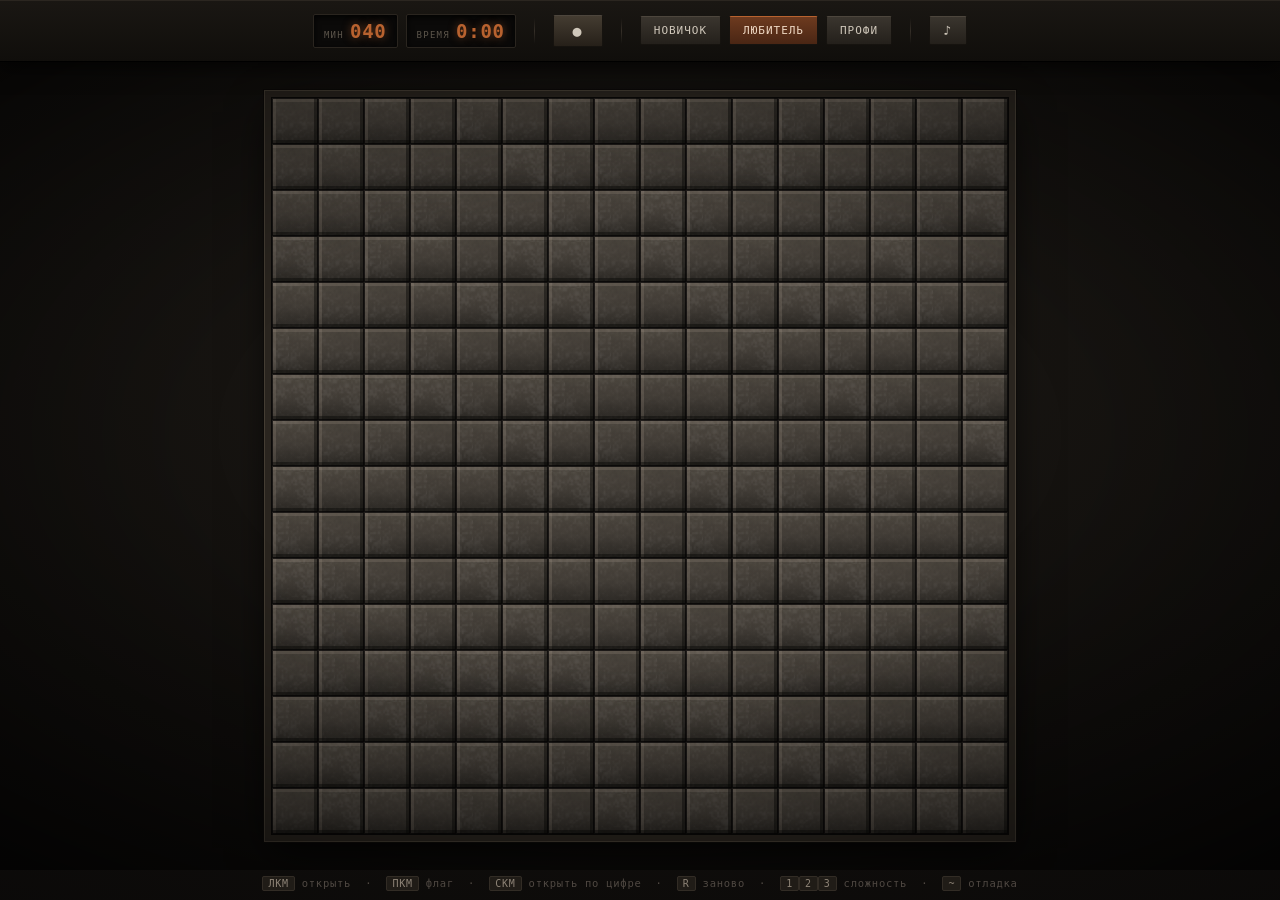
<file: index.html>
<!DOCTYPE html>
<html lang="ru">
<head>
<meta charset="utf-8">
<meta name="viewport" content="width=device-width, initial-scale=1">
<title>Сапёр · Деструкция</title>
<link rel="stylesheet" href="css/style.css">
</head>
<body>

<!-- ===================== HUD ===================== -->
<div id="hud">
  <div class="hud-group">
    <div class="counter">
      <span class="label">мин</span>
      <span class="value" id="mines-value">000</span>
    </div>
    <div class="counter">
      <span class="label">время</span>
      <span class="value" id="time-value">0:00</span>
    </div>
  </div>

  <div class="hud-sep"></div>

  <div class="hud-group">
    <button id="restart" title="Новая партия (R)">&#9679;</button>
  </div>

  <div class="hud-sep"></div>

  <div class="hud-group" id="difficulty">
    <button data-preset="beginner"     title="9 x 9, 10 мин (1)">Новичок</button>
    <button data-preset="intermediate" title="16 x 16, 40 мин (2)">Любитель</button>
    <button data-preset="expert"       title="30 x 16, 99 мин (3)">Профи</button>
  </div>

  <div class="hud-sep"></div>

  <div class="hud-group">
    <button id="mute" class="icon-btn" title="Звук (M)">&#9834;</button>
  </div>
</div>

<!-- ===================== Сцена ===================== -->
<div id="stage">
  <div id="shaker">
    <div id="field">
      <!--
        Четыре слоя, снизу вверх:
          bg      — процедурный бетон и сетка. Перерисовывается по dirty-флагу.
          damage  — копоть, трещины, дыры. НЕ чистится: разрушения накапливаются.
          main    — плитки, цифры, флаги, осколки. Чистится каждый кадр.
          fx      — огонь, искры, свет, ударная волна. Аддитивный (mix-blend-mode).
        Первый слой несёт класс base и задаёт габариты контейнера.
      -->
      <canvas id="layer-bg"     class="base"></canvas>
      <canvas id="layer-damage"></canvas>
      <canvas id="layer-main"></canvas>
      <canvas id="layer-fx"></canvas>
    </div>
  </div>

  <div id="overlays">
    <div id="vignette"></div>
    <div id="flash"></div>
  </div>

  <div id="endcard">
    <div class="endcard-inner">
      <h2 id="end-title">—</h2>
      <div id="end-stats"></div>
      <button id="end-again">Ещё раз</button>
    </div>
  </div>
</div>

<div id="hint">
  <kbd>ЛКМ</kbd> открыть &nbsp;·&nbsp;
  <kbd>ПКМ</kbd> флаг &nbsp;·&nbsp;
  <kbd>СКМ</kbd> открыть по цифре &nbsp;·&nbsp;
  <kbd>R</kbd> заново &nbsp;·&nbsp;
  <kbd>1</kbd><kbd>2</kbd><kbd>3</kbd> сложность &nbsp;·&nbsp;
  <kbd>~</kbd> отладка
</div>

<!-- ===================== Dev-панель ===================== -->
<div id="devpanel">
  <h4>отладка</h4>
  <div class="row"><span>FPS</span><span id="dev-fps">—</span></div>
  <div class="row"><span>кадр</span><span id="dev-frame">—</span></div>
  <div class="row"><span>частиц</span><span id="dev-particles">—</span></div>
  <div class="row"><span>осколков</span><span id="dev-debris">—</span></div>
  <div class="row"><span>огня</span><span id="dev-fire">—</span></div>
  <div class="row"><span>качество</span><span id="dev-quality">—</span></div>
  <div class="dev-actions">
    <button id="dev-boom">Взорвать случайную мину</button>
    <button id="dev-boom-all">Взорвать всё</button>
    <button id="dev-reveal">Открыть поле</button>
  </div>
</div>

<!--
  Классические скрипты вместо ES-модулей: страница должна открываться
  двойным кликом с file://, где модули блокируются политикой CORS.
  Порядок загрузки = порядок зависимостей.
-->
<script src="js/util.js"></script>
<script src="js/board.js"></script>
<script src="js/audio.js"></script>
<script src="js/particles.js"></script>
<script src="js/debris.js"></script>
<script src="js/cracks.js"></script>
<script src="js/fire.js"></script>
<script src="js/effects.js"></script>
<script src="js/render.js"></script>
<script src="js/game.js"></script>

</body>
</html>
</file>
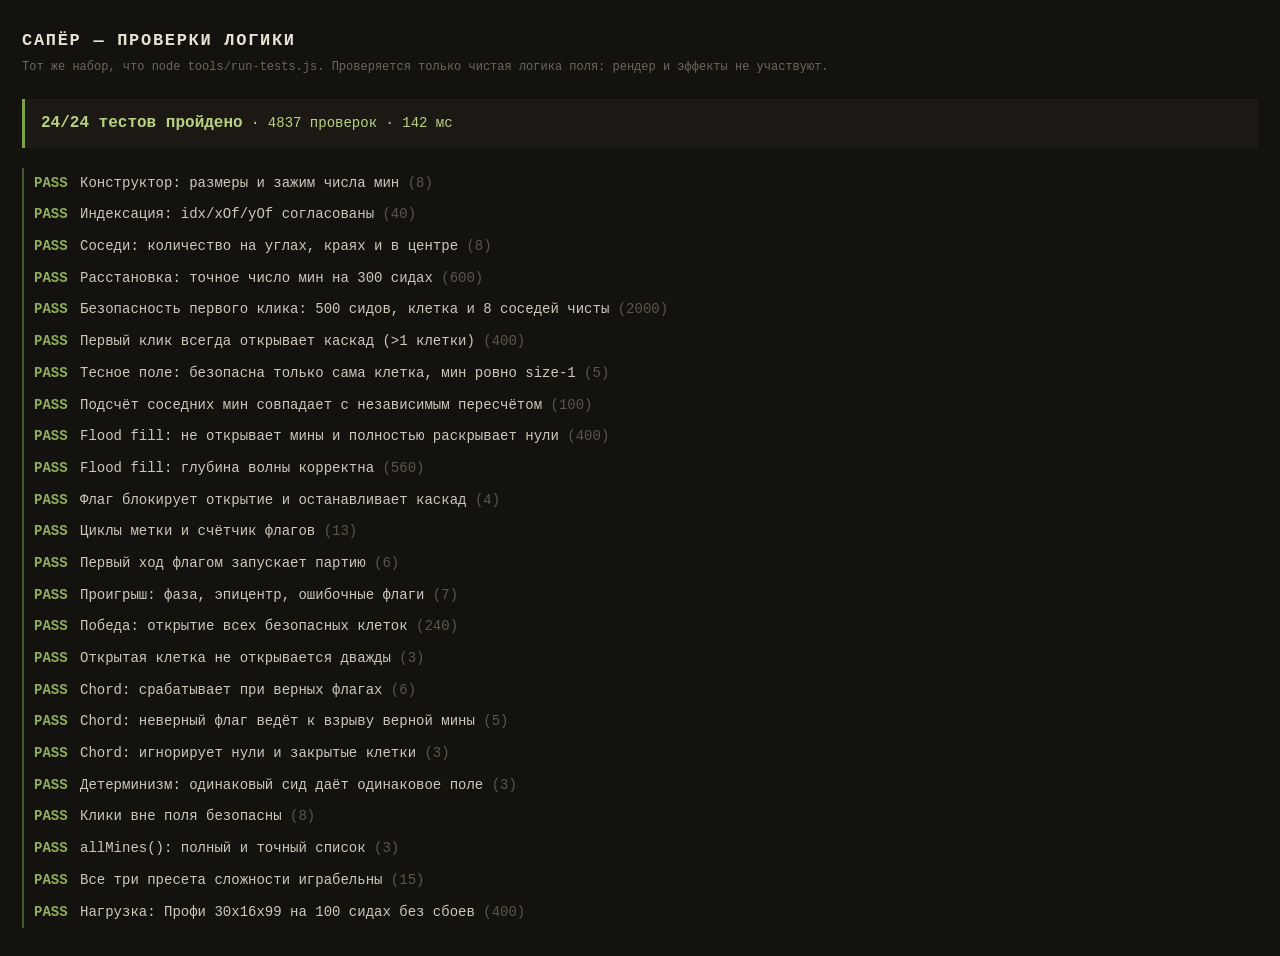
<file: tests.html>
<!DOCTYPE html>
<html lang="ru">
<head>
<meta charset="utf-8">
<title>Сапёр — проверки логики</title>
<style>
  :root { color-scheme: dark; }
  body {
    margin: 0; padding: 28px 22px;
    background: #14120f;
    color: #cfc7ba;
    font: 14px/1.55 "Consolas", "Cascadia Mono", ui-monospace, monospace;
  }
  h1 { font-size: 17px; letter-spacing: .1em; text-transform: uppercase; margin: 0 0 4px; color: #e8e0d2; }
  .sub { color: #6f665a; margin-bottom: 22px; font-size: 12px; }
  #summary { padding: 12px 16px; border-left: 3px solid; margin-bottom: 20px; background: #1c1915; }
  #summary.pass { border-color: #7ea04d; color: #b7d283; }
  #summary.fail { border-color: #c0392b; color: #e88b7d; }
  #summary b { font-size: 16px; }
  ol { margin: 0; padding: 0; list-style: none; }
  li { padding: 5px 0 5px 10px; border-left: 2px solid #2a2620; }
  li.pass { border-color: #46552c; }
  li.fail { border-color: #c0392b; background: #241a18; }
  .tag { display: inline-block; width: 46px; font-weight: bold; }
  .pass .tag { color: #8fae5c; }
  .fail .tag { color: #d6584a; }
  .n { color: #5c554b; }
  .err { color: #e8a196; margin: 3px 0 0 56px; font-size: 13px; }
  a { color: #8a9a6b; }
</style>
</head>
<body>
  <h1>Сапёр — проверки логики</h1>
  <div class="sub">
    Тот же набор, что <code>node tools/run-tests.js</code>.
    Проверяется только чистая логика поля: рендер и эффекты не участвуют.
  </div>

  <div id="summary">Выполняется…</div>
  <ol id="list"></ol>

  <script src="js/util.js"></script>
  <script src="js/board.js"></script>
  <script src="js/tests-board.js"></script>
  <script>
  (function () {
    'use strict';
    var started = performance.now();
    var runner = MS.tests.runAll();
    var elapsed = Math.round(performance.now() - started);
    var sum = runner.summary();

    var list = document.getElementById('list');
    var frag = document.createDocumentFragment();

    runner.results.forEach(function (rec) {
      var li = document.createElement('li');
      li.className = rec.pass ? 'pass' : 'fail';

      var tag = document.createElement('span');
      tag.className = 'tag';
      tag.textContent = rec.pass ? 'PASS' : 'FAIL';
      li.appendChild(tag);

      li.appendChild(document.createTextNode(rec.name + ' '));

      var n = document.createElement('span');
      n.className = 'n';
      n.textContent = '(' + rec.asserts + ')';
      li.appendChild(n);

      rec.errors.forEach(function (msg) {
        var d = document.createElement('div');
        d.className = 'err';
        d.textContent = msg;
        li.appendChild(d);
      });

      frag.appendChild(li);
    });

    list.appendChild(frag);

    var s = document.getElementById('summary');
    s.className = sum.failed === 0 ? 'pass' : 'fail';
    s.innerHTML =
      '<b>' + sum.passed + '/' + sum.total + ' тестов пройдено</b> · ' +
      sum.asserts + ' проверок · ' + elapsed + ' мс' +
      (sum.failed ? ' · провалено: ' + sum.failed : '');

    console.log(
      '%c' + sum.passed + '/' + sum.total + ' тестов, ' + sum.asserts + ' проверок',
      'color:' + (sum.failed === 0 ? '#8fae5c' : '#d6584a') + ';font-weight:bold'
    );
  })();
  </script>
</body>
</html>
</file>
<file: css/style.css>
/* ===========================================================================
 * style.css — оболочка игры: HUD, стек canvas-слоёв, оверлеи.
 *
 * Всё, что можно отдать браузеру (виньетка, полосы, тень), сделано на CSS
 * и не тратит кадровое время canvas. Тряска экрана тоже применяется
 * CSS-трансформом к контейнеру — это композитится на GPU.
 * =========================================================================== */

:root {
  color-scheme: dark;

  /* Палитра «грязного реализма»: бетон, ржавчина, копоть. */
  --bg-deep:      #0a0908;
  --bg-room:      #14120f;
  --concrete:     #3b3833;
  --concrete-lit: #4a4640;
  --steel:        #55504a;
  --rust:         #8a4b2a;
  --rust-bright:  #b8622f;
  --ash:          #6f665a;
  --bone:         #cfc7ba;
  --bone-bright:  #e8e0d2;
  --danger:       #c0392b;
  --ok:           #7ea04d;

  --hud-h: 62px;
  --font-mono: "Consolas", "Cascadia Mono", ui-monospace, "DejaVu Sans Mono", monospace;
}

* { box-sizing: border-box; }

html, body {
  height: 100%;
  margin: 0;
  overflow: hidden;
  background: var(--bg-deep);
}

body {
  display: flex;
  flex-direction: column;
  align-items: center;
  justify-content: flex-start;
  font-family: var(--font-mono);
  color: var(--bone);
  user-select: none;
  -webkit-user-select: none;
  /* Тёмная «комната» вокруг поля: центр чуть светлее. */
  background:
    radial-gradient(ellipse 120% 90% at 50% 38%, #1d1a16 0%, #100e0c 55%, #070606 100%);
}

/* --- HUD ------------------------------------------------------------- */

#hud {
  flex: 0 0 auto;
  width: 100%;
  height: var(--hud-h);
  display: flex;
  align-items: center;
  justify-content: center;
  gap: 18px;
  padding: 0 18px;
  background: linear-gradient(#1a1713, #100e0b);
  border-bottom: 1px solid #000;
  box-shadow: 0 1px 0 #2b2620 inset, 0 6px 18px rgba(0, 0, 0, .6);
  z-index: 30;
}

.hud-group {
  display: flex;
  align-items: center;
  gap: 8px;
}

.hud-sep {
  width: 1px;
  height: 26px;
  background: linear-gradient(transparent, #342e27, transparent);
}

/* Механический счётчик: тёмное окно с тлеющими цифрами. */
.counter {
  display: flex;
  align-items: baseline;
  gap: 6px;
  min-width: 84px;
  padding: 5px 10px;
  background: #0b0a09;
  border: 1px solid #2a251f;
  border-radius: 2px;
  box-shadow: inset 0 2px 6px rgba(0, 0, 0, .9);
}

.counter .label {
  font-size: 9px;
  letter-spacing: .14em;
  text-transform: uppercase;
  color: #5c554b;
}

.counter .value {
  font-size: 19px;
  font-weight: bold;
  letter-spacing: .04em;
  font-variant-numeric: tabular-nums;
  color: var(--rust-bright);
  text-shadow: 0 0 9px rgba(184, 98, 47, .5);
}

/* Мин осталось меньше нуля — игрок переставил флагов. */
#mines-value.over { color: var(--danger); text-shadow: 0 0 9px rgba(192, 57, 43, .55); }

/* --- Кнопки ---------------------------------------------------------- */

button {
  font-family: inherit;
  font-size: 11px;
  letter-spacing: .09em;
  text-transform: uppercase;
  color: var(--bone);
  background: linear-gradient(#3a352e, #24201b);
  border: 1px solid #16130f;
  border-top-color: #4d463d;
  border-radius: 2px;
  padding: 7px 13px;
  cursor: pointer;
  transition: background .12s, color .12s, transform .06s;
}

button:hover {
  background: linear-gradient(#474036, #2c2721);
  color: var(--bone-bright);
}

button:active { transform: translateY(1px); }

button.active {
  background: linear-gradient(#6d3a1f, #4a2614);
  border-top-color: var(--rust-bright);
  color: #f0d9c4;
}

/* Рестарт — самая заметная кнопка, к ней тянутся чаще всего. */
#restart {
  font-size: 15px;
  padding: 6px 14px;
  min-width: 50px;
  background: linear-gradient(#443c31, #262019);
}

#restart:hover { background: linear-gradient(#54493b, #2f281f); }

.icon-btn {
  min-width: 38px;
  font-size: 13px;
  padding: 6px 9px;
}

/* --- Игровая сцена --------------------------------------------------- */

#stage {
  flex: 1 1 auto;
  display: flex;
  align-items: center;
  justify-content: center;
  width: 100%;
  min-height: 0;
  padding: 18px;
  position: relative;
  overflow: hidden;
}

/*
 * Контейнер трясётся целиком. Трансформ ставит его в отдельный слой
 * композитора, поэтому тряска не вызывает перерисовку canvas.
 */
#shaker {
  position: relative;
  will-change: transform;
  transform-origin: 50% 50%;
}

#field {
  position: relative;
  /* Поле стоит в бетонной рамке — «вкопано» в стену. */
  box-shadow:
    0 0 0 1px #0a0908,
    0 0 0 7px #2a251f,
    0 0 0 8px #443d33,
    0 0 0 9px #0d0b09,
    0 14px 40px rgba(0, 0, 0, .8),
    0 3px 10px rgba(0, 0, 0, .6);
}

/* Все слои лежат друг на друге и совпадают по размеру. */
#field canvas {
  display: block;
  position: absolute;
  top: 0;
  left: 0;
  /* Пиксельная точность важнее сглаживания при масштабировании. */
  image-rendering: pixelated;
}

/* Первый слой задаёт габариты контейнера. */
#field canvas.base {
  position: relative;
}

#layer-bg     { z-index: 1; }
#layer-damage { z-index: 2; }
#layer-main   { z-index: 3; }
#layer-fx     { z-index: 4; mix-blend-mode: screen; }

/* --- Оверлеи (поверх поля, не трогают canvas) ------------------------ */

#overlays {
  position: absolute;
  inset: 0;
  pointer-events: none;
  z-index: 20;
}

/* Виньетка: съедает края, взгляд уходит в центр. Бесплатно. */
#vignette {
  position: absolute;
  inset: 0;
  background:
    radial-gradient(ellipse 78% 68% at 50% 46%,
      rgba(0, 0, 0, 0) 42%,
      rgba(0, 0, 0, .30) 74%,
      rgba(0, 0, 0, .62) 100%);
}

/* Вспышка от взрыва. Управляется из JS через opacity. */
#flash {
  position: absolute;
  inset: 0;
  background: radial-gradient(circle at 50% 50%, #fff6e0 0%, #ffb347 45%, #ff6a1a 100%);
  opacity: 0;
  mix-blend-mode: screen;
}

/* --- Финальный экран ------------------------------------------------- */

#endcard {
  position: absolute;
  inset: 0;
  z-index: 25;
  display: flex;
  align-items: center;
  justify-content: center;
  opacity: 0;
  pointer-events: none;
  transition: opacity .45s ease-out;
  background: rgba(6, 5, 4, .55);
  backdrop-filter: blur(1.5px);
}

#endcard.show {
  opacity: 1;
  pointer-events: auto;
}

.endcard-inner {
  text-align: center;
  padding: 26px 40px;
  background: linear-gradient(#1c1814, #100d0a);
  border: 1px solid #000;
  border-top: 1px solid #3d352c;
  box-shadow: 0 18px 50px rgba(0, 0, 0, .85);
  transform: translateY(10px) scale(.97);
  transition: transform .45s cubic-bezier(.2, .9, .3, 1);
}

#endcard.show .endcard-inner { transform: none; }

#end-title {
  margin: 0 0 6px;
  font-size: 26px;
  letter-spacing: .18em;
  text-transform: uppercase;
}

#endcard.lost #end-title {
  color: #e8705c;
  text-shadow: 0 0 22px rgba(192, 57, 43, .55);
}

#endcard.won #end-title {
  color: #b7d283;
  text-shadow: 0 0 22px rgba(126, 160, 77, .5);
}

#end-stats {
  color: var(--ash);
  font-size: 12px;
  letter-spacing: .06em;
  margin-bottom: 18px;
  line-height: 1.7;
}

#end-stats b { color: var(--bone); font-weight: bold; }

/* --- Подсказка по управлению ----------------------------------------- */

#hint {
  flex: 0 0 auto;
  padding: 7px 0 11px;
  font-size: 10.5px;
  letter-spacing: .07em;
  color: #4f4842;
  text-align: center;
}

#hint kbd {
  font-family: inherit;
  font-size: 10px;
  padding: 1px 5px;
  color: #8e8477;
  background: #201c17;
  border: 1px solid #322c25;
  border-radius: 2px;
}

/* --- Dev-панель ------------------------------------------------------ */

#devpanel {
  position: fixed;
  top: calc(var(--hud-h) + 10px);
  right: 10px;
  z-index: 60;
  display: none;
  min-width: 178px;
  padding: 10px 12px;
  font-size: 11px;
  line-height: 1.6;
  color: #9fd18a;
  background: rgba(8, 10, 7, .92);
  border: 1px solid #2c3a24;
  border-radius: 2px;
}

#devpanel.show { display: block; }

#devpanel h4 {
  margin: 0 0 6px;
  font-size: 9px;
  letter-spacing: .16em;
  text-transform: uppercase;
  color: #5f7a4d;
}

#devpanel .row {
  display: flex;
  justify-content: space-between;
  gap: 12px;
}

#devpanel .row span:last-child {
  font-variant-numeric: tabular-nums;
  color: #cfe8bd;
}

#devpanel .dev-actions {
  margin-top: 9px;
  padding-top: 8px;
  border-top: 1px solid #24301d;
  display: flex;
  flex-direction: column;
  gap: 5px;
}

#devpanel button {
  font-size: 9.5px;
  padding: 5px 7px;
  color: #b6d9a2;
  background: #1b2416;
  border: 1px solid #2f3f26;
  border-top-color: #3f5233;
}

#devpanel button:hover { background: #243020; color: #d9f0c9; }

/* --- Доступность ----------------------------------------------------- */

/*
 * Тряска, вспышки и slow-mo — ровно тот класс эффектов, который вызывает
 * тошноту и головную боль у части людей. Гасим агрессивную часть,
 * оставляя игру полностью функциональной. JS читает тот же media query
 * и снижает силу эффектов на своей стороне.
 */
@media (prefers-reduced-motion: reduce) {
  #shaker { transform: none !important; }
  #flash { display: none; }
  #endcard, .endcard-inner { transition-duration: .01s; }
}
</file>
